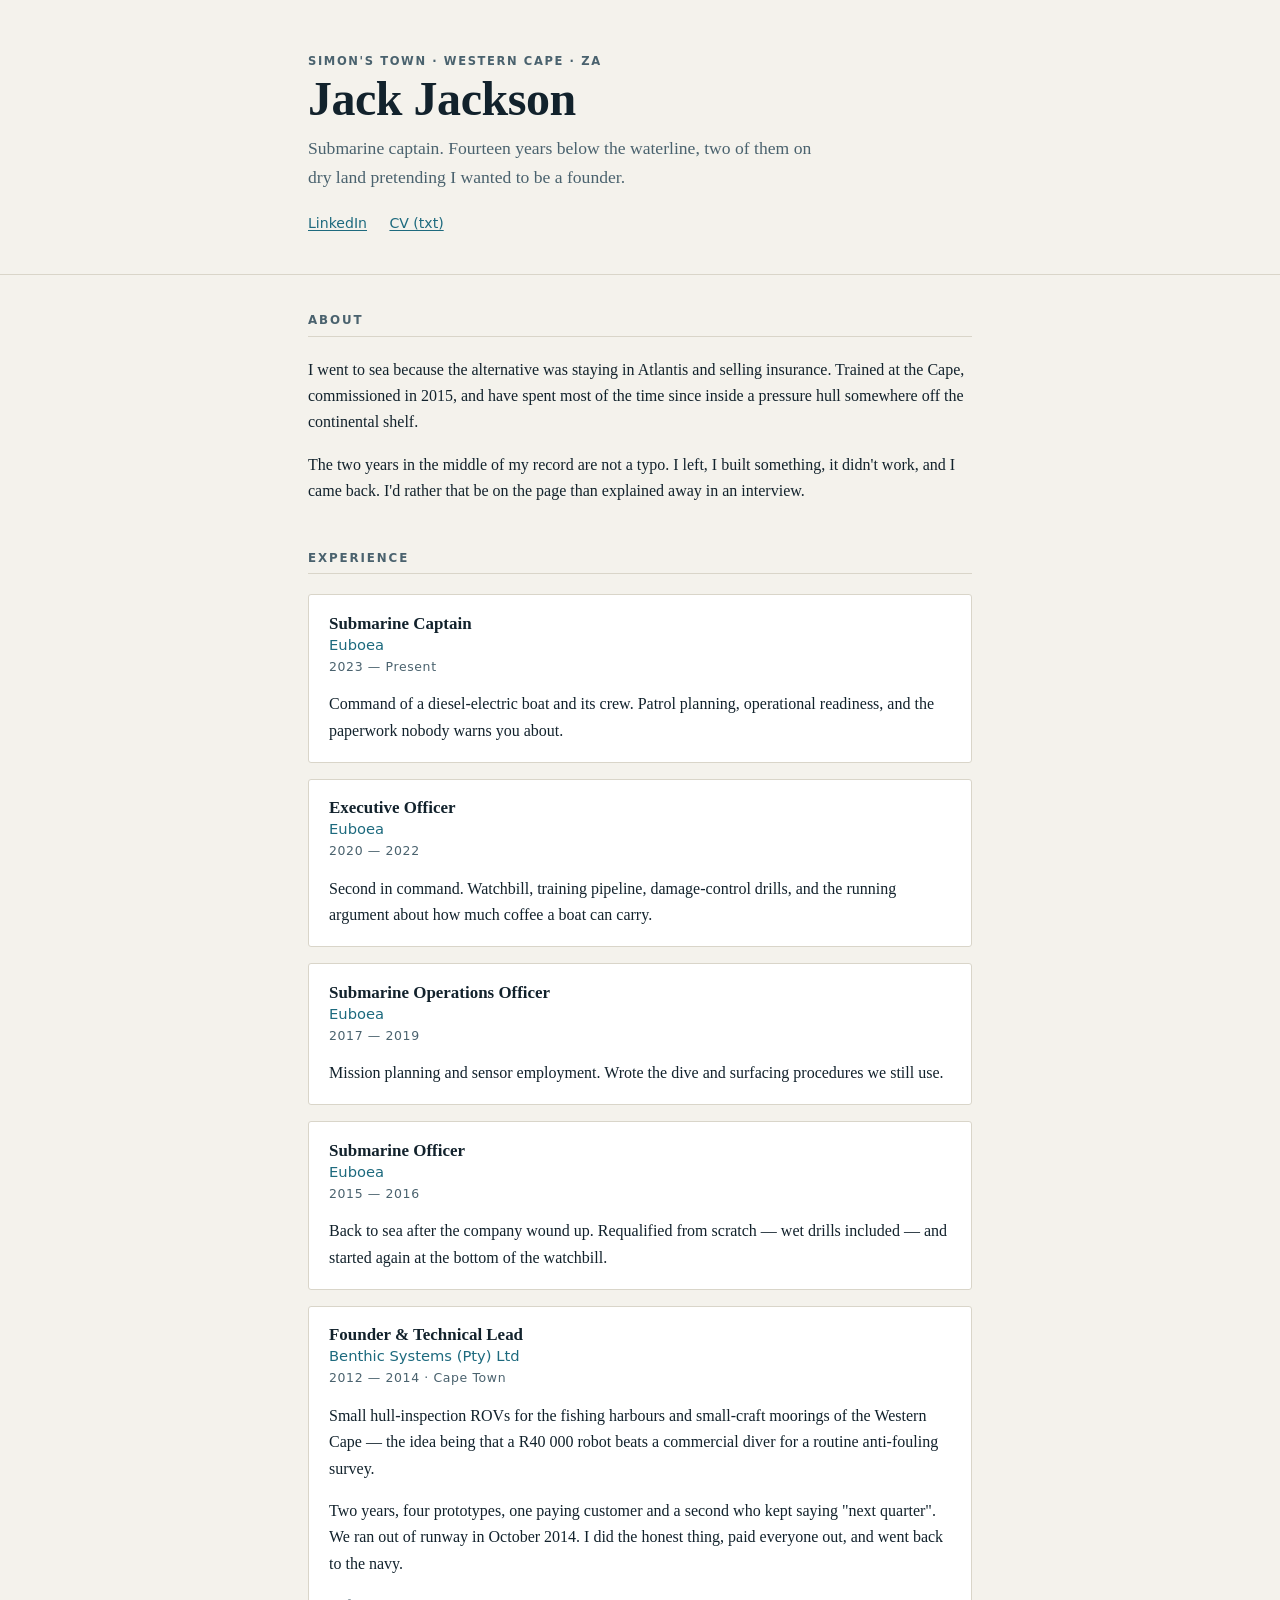
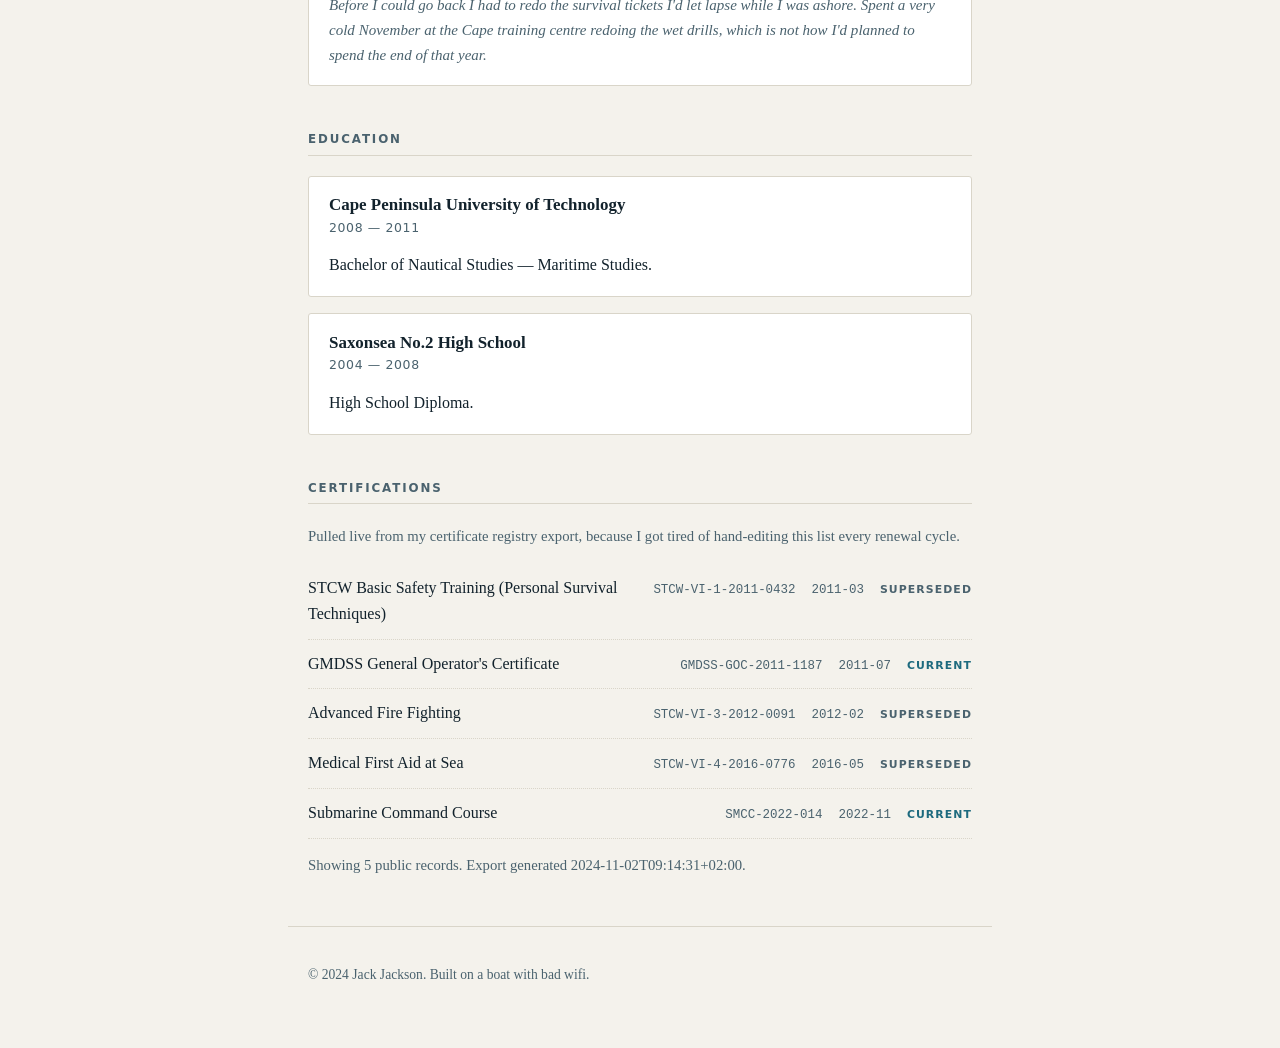
<file: index.html>
<!doctype html>
<html lang="en">
<head>
<meta charset="utf-8">
<meta name="viewport" content="width=device-width, initial-scale=1, viewport-fit=cover">
<title>Jack Jackson — Submarine Captain</title>
<meta name="description" content="Jack Jackson, submarine captain. Simon's Town, Western Cape, South Africa. Nautical studies at Cape Peninsula University of Technology, two years building subsea inspection robots, and fourteen years below the waterline.">
<link rel="canonical" href="https://jackjac.me/">
<meta name="robots" content="index, follow, max-snippet:-1, max-image-preview:large">
<meta name="author" content="Jack Jackson">

<meta property="og:type" content="profile">
<meta property="og:url" content="https://jackjac.me/">
<meta property="og:title" content="Jack Jackson — Submarine Captain">
<meta property="og:site_name" content="Jack Jackson">
<meta property="og:description" content="Submarine captain, Simon's Town. Nautical studies at CPUT, two years ashore building subsea inspection robots, fourteen years below the waterline.">
<meta property="profile:first_name" content="Jack">
<meta property="profile:last_name" content="Jackson">
<meta name="twitter:card" content="summary">
<meta name="twitter:title" content="Jack Jackson — Submarine Captain">
<meta name="twitter:description" content="Submarine captain, Simon's Town, Western Cape.">

<script type="application/ld+json">
{
  "@context": "https://schema.org",
  "@type": "Person",
  "name": "Jack Jackson",
  "givenName": "Jack",
  "familyName": "Jackson",
  "jobTitle": "Submarine Captain",
  "url": "https://jackjac.me/",
  "sameAs": ["https://www.linkedin.com/in/jack-jackson-84321842b/"],
  "description": "Submarine captain based in Simon's Town, Western Cape. Bachelor of Nautical Studies, Cape Peninsula University of Technology. Founder of Benthic Systems 2012-2014.",
  "address": {
    "@type": "PostalAddress",
    "addressLocality": "Simon's Town",
    "addressRegion": "Western Cape",
    "addressCountry": "ZA"
  },
  "alumniOf": {
    "@type": "CollegeOrUniversity",
    "name": "Cape Peninsula University of Technology"
  },
  "worksFor": { "@type": "Organization", "name": "Euboea" },
  "knowsAbout": ["Submarine operations", "Nautical studies", "Maritime survival training", "Subsea inspection ROVs"]
}
</script>

<link rel="icon" href="data:image/svg+xml,<svg xmlns='http://www.w3.org/2000/svg' viewBox='0 0 16 16'><text y='13' font-size='13'>&#9875;</text></svg>">
<link rel="stylesheet" href="assets/css/main.css">
</head>
<body>

<header class="masthead">
  <div class="wrap">
    <p class="eyebrow">Simon's Town · Western Cape · ZA</p>
    <h1>Jack Jackson</h1>
    <p class="lede">Submarine captain. Fourteen years below the waterline, two of them
    on dry land pretending I wanted to be a founder.</p>
    <ul class="links">
      <li><a href="https://www.linkedin.com/in/jack-jackson-84321842b/" rel="me">LinkedIn</a></li>
      <li><a href="assets/jack-jackson-cv.txt">CV (txt)</a></li>
    </ul>
  </div>
</header>

<main class="wrap">

  <section id="about">
    <h2>About</h2>
    <p>I went to sea because the alternative was staying in Atlantis and selling
    insurance. Trained at the Cape, commissioned in 2015, and have spent most of
    the time since inside a pressure hull somewhere off the continental shelf.</p>
    <p>The two years in the middle of my record are not a typo. I left, I built
    something, it didn't work, and I came back. I'd rather that be on the page
    than explained away in an interview.</p>
  </section>

  <section id="experience">
    <h2>Experience</h2>

    <article class="role">
      <h3>Submarine Captain <span class="org">Euboea</span></h3>
      <p class="when">2023 — Present</p>
      <p>Command of a diesel-electric boat and its crew. Patrol planning,
      operational readiness, and the paperwork nobody warns you about.</p>
    </article>

    <article class="role">
      <h3>Executive Officer <span class="org">Euboea</span></h3>
      <p class="when">2020 — 2022</p>
      <p>Second in command. Watchbill, training pipeline, damage-control drills,
      and the running argument about how much coffee a boat can carry.</p>
    </article>

    <article class="role">
      <h3>Submarine Operations Officer <span class="org">Euboea</span></h3>
      <p class="when">2017 — 2019</p>
      <p>Mission planning and sensor employment. Wrote the dive and surfacing
      procedures we still use.</p>
    </article>

    <article class="role">
      <h3>Submarine Officer <span class="org">Euboea</span></h3>
      <p class="when">2015 — 2016</p>
      <p>Back to sea after the company wound up. Requalified from scratch —
      wet drills included — and started again at the bottom of the watchbill.</p>
    </article>

    <article class="role">
      <h3>Founder &amp; Technical Lead <span class="org">Benthic Systems (Pty) Ltd</span></h3>
      <p class="when">2012 — 2014 · Cape Town</p>
      <p>Small hull-inspection ROVs for the fishing harbours and small-craft
      moorings of the Western Cape — the idea being that a R40 000 robot beats a
      commercial diver for a routine anti-fouling survey.</p>
      <p>Two years, four prototypes, one paying customer and a second who kept
      saying "next quarter". We ran out of runway in October 2014. I did the
      honest thing, paid everyone out, and went back to the navy.</p>
      <p class="aside">Before I could go back I had to redo the survival tickets
    I'd let lapse while I was ashore. Spent a very cold November at the Cape
    training centre redoing the wet drills, which is not how I'd planned to
    spend the end of that year.</p>
    </article>
  </section>

  <section id="education">
    <h2>Education</h2>
    <article class="role">
      <h3>Cape Peninsula University of Technology</h3>
      <p class="when">2008 — 2011</p>
      <p>Bachelor of Nautical Studies — Maritime Studies.</p>
    </article>
    <article class="role">
      <h3>Saxonsea No.2 High School</h3>
      <p class="when">2004 — 2008</p>
      <p>High School Diploma.</p>
    </article>
  </section>

  <section id="certifications">
    <h2>Certifications</h2>
    <p class="muted">Pulled live from my certificate registry export, because I
    got tired of hand-editing this list every renewal cycle.</p>
    <div id="cert-list" aria-live="polite">
      <p class="muted">Loading registry…</p>
    </div>
  </section>

</main>

<footer class="wrap">
  <p>&copy; 2024 Jack Jackson. Built on a boat with bad wifi.</p>
</footer>

<script src="assets/js/app.js"></script>
</body>
</html>
</file>
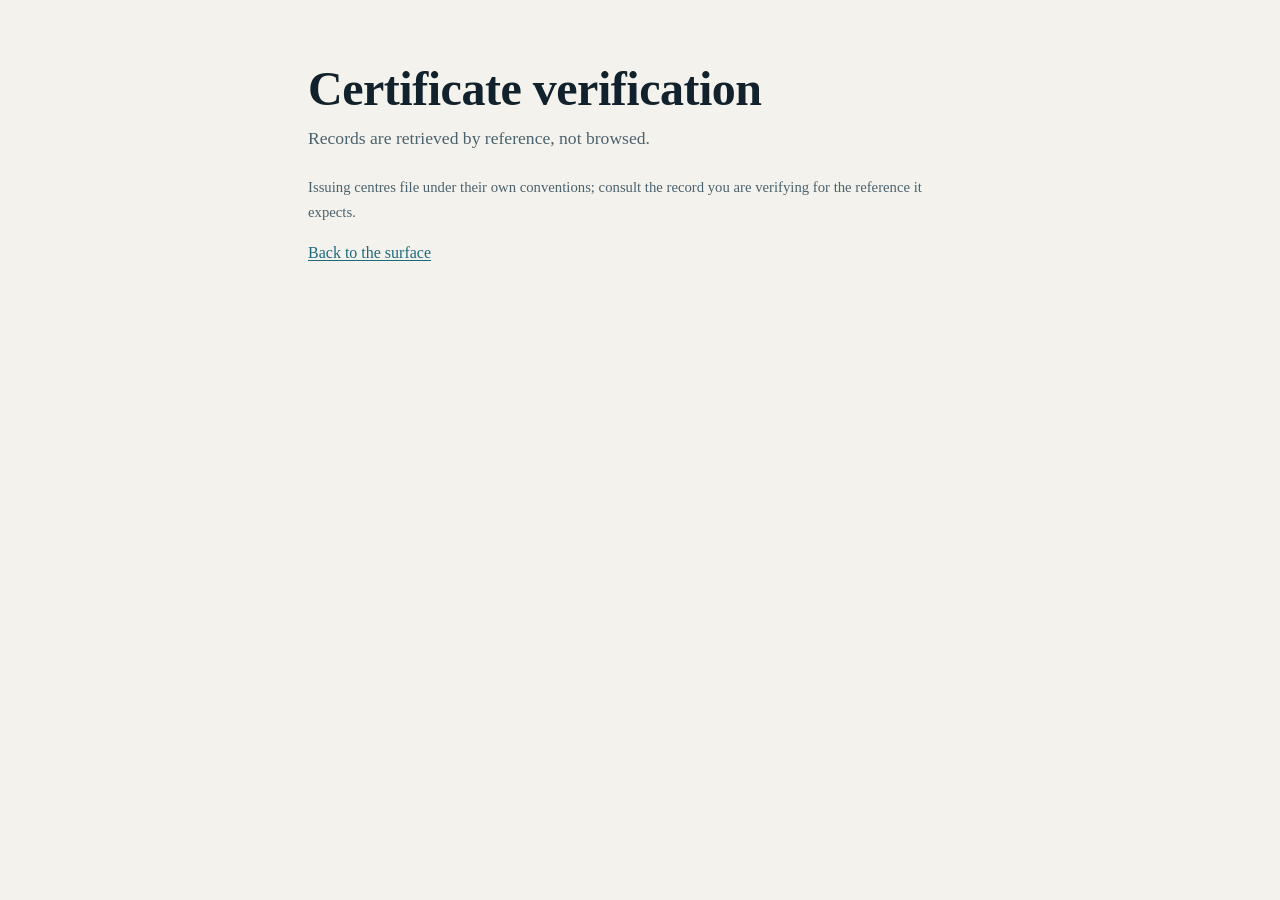
<file: assets/verify/index.html>
<!doctype html>
<html lang="en">
<head>
<meta charset="utf-8">
<meta name="viewport" content="width=device-width, initial-scale=1">
<meta name="robots" content="noindex">
<title>Certificate verification</title>
<link rel="stylesheet" href="/assets/css/main.css">
</head>
<body>
<main class="wrap" style="padding-block:4rem">
  <h1>Certificate verification</h1>
  <p class="lede">Records are retrieved by reference, not browsed.</p>
  <p class="muted">Issuing centres file under their own conventions; consult the
  record you are verifying for the reference it expects.</p>
  <p><a href="/">Back to the surface</a></p>
</main>
</body>
</html>
</file>
<file: assets/css/main.css>
:root {
  color-scheme: light dark;
  --ink: #12222c;
  --ink-soft: #4a626e;
  --ground: #f4f2ec;
  --panel: #ffffff;
  --rule: #d9d5c9;
  --accent: #1d6a7e;
}

@media (prefers-color-scheme: dark) {
  :root {
    --ink: #e6ecef;
    --ink-soft: #9fb2bb;
    --ground: #0e1519;
    --panel: #151e24;
    --rule: #26343c;
    --accent: #6fc2d6;
  }
}

* { box-sizing: border-box; }

body {
  margin: 0;
  background: var(--ground);
  color: var(--ink);
  font: 16px/1.65 "Iowan Old Style", "Palatino Linotype", Palatino, Georgia, serif;
  -webkit-text-size-adjust: 100%;
}

.wrap {
  width: 100%;
  max-width: 44rem;
  margin: 0 auto;
  padding-inline: 1.25rem;
}

.masthead {
  padding-block: 3.5rem 2.5rem;
  border-bottom: 1px solid var(--rule);
  margin-bottom: 2.5rem;
}

.eyebrow {
  margin: 0 0 .4rem;
  font: 600 .72rem/1 ui-sans-serif, system-ui, sans-serif;
  letter-spacing: .14em;
  text-transform: uppercase;
  color: var(--ink-soft);
}

h1 {
  margin: 0 0 .6rem;
  font-size: clamp(2.1rem, 7vw, 3rem);
  line-height: 1.05;
  letter-spacing: -.01em;
}

.lede {
  margin: 0 0 1.4rem;
  font-size: 1.1rem;
  color: var(--ink-soft);
  max-width: 32rem;
}

.links {
  display: flex;
  flex-wrap: wrap;
  gap: .4rem 1.4rem;
  margin: 0;
  padding: 0;
  list-style: none;
  font: .88rem/1.4 ui-sans-serif, system-ui, sans-serif;
}

a { color: var(--accent); text-decoration-thickness: 1px; text-underline-offset: 2px; }

h2 {
  font: 600 .74rem/1 ui-sans-serif, system-ui, sans-serif;
  letter-spacing: .16em;
  text-transform: uppercase;
  color: var(--ink-soft);
  margin: 0 0 1.25rem;
  padding-bottom: .55rem;
  border-bottom: 1px solid var(--rule);
}

section { margin-bottom: 3rem; }

.role {
  background: var(--panel);
  border: 1px solid var(--rule);
  border-radius: 3px;
  padding: 1.1rem 1.25rem;
  margin-bottom: 1rem;
}

.role h3 {
  margin: 0 0 .15rem;
  font-size: 1.06rem;
  line-height: 1.3;
}

.org {
  display: block;
  font: 400 .92rem/1.4 ui-sans-serif, system-ui, sans-serif;
  color: var(--accent);
}

.when {
  margin: 0 0 .7rem;
  font: .78rem/1.4 ui-sans-serif, system-ui, sans-serif;
  letter-spacing: .05em;
  color: var(--ink-soft);
}

.role p:last-child { margin-bottom: 0; }

.aside {
  font-size: .94rem;
  color: var(--ink-soft);
  font-style: italic;
}

.muted {
  color: var(--ink-soft);
  font-size: .92rem;
}

/* certificate registry rows, rendered by assets/js/app.js */
.cert {
  display: flex;
  flex-wrap: wrap;
  gap: .3rem 1rem;
  align-items: baseline;
  padding: .7rem 0;
  border-bottom: 1px dotted var(--rule);
}

.cert:last-child { border-bottom: 0; }

.cert-name { flex: 1 1 16rem; }

.cert-ref,
.cert-year {
  font: .78rem/1.5 ui-monospace, "SF Mono", Menlo, Consolas, monospace;
  color: var(--ink-soft);
}

.cert-status {
  font: 600 .68rem/1.5 ui-sans-serif, system-ui, sans-serif;
  letter-spacing: .1em;
  text-transform: uppercase;
  color: var(--accent);
}

.cert-status[data-status="SUPERSEDED"] { color: var(--ink-soft); }

footer {
  border-top: 1px solid var(--rule);
  padding-block: 1.5rem 3rem;
  color: var(--ink-soft);
  font-size: .85rem;
}
</file>
